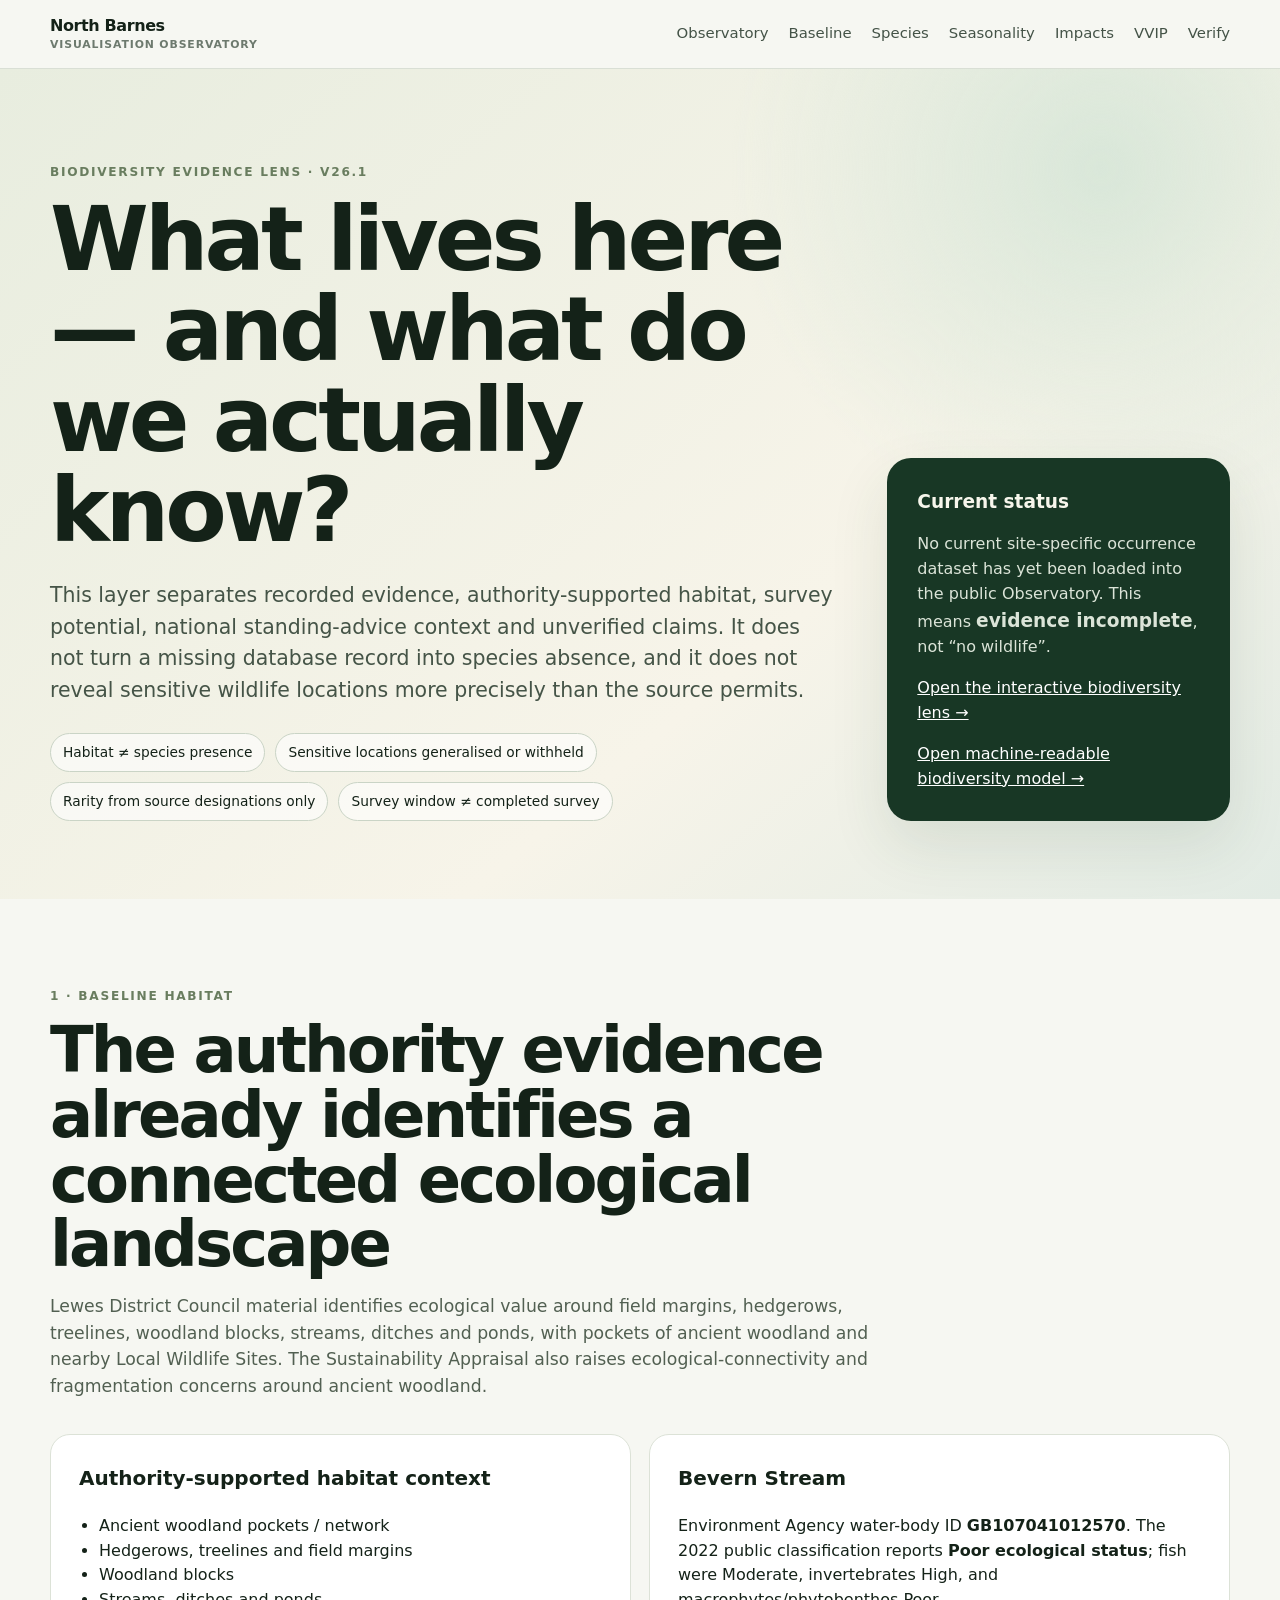
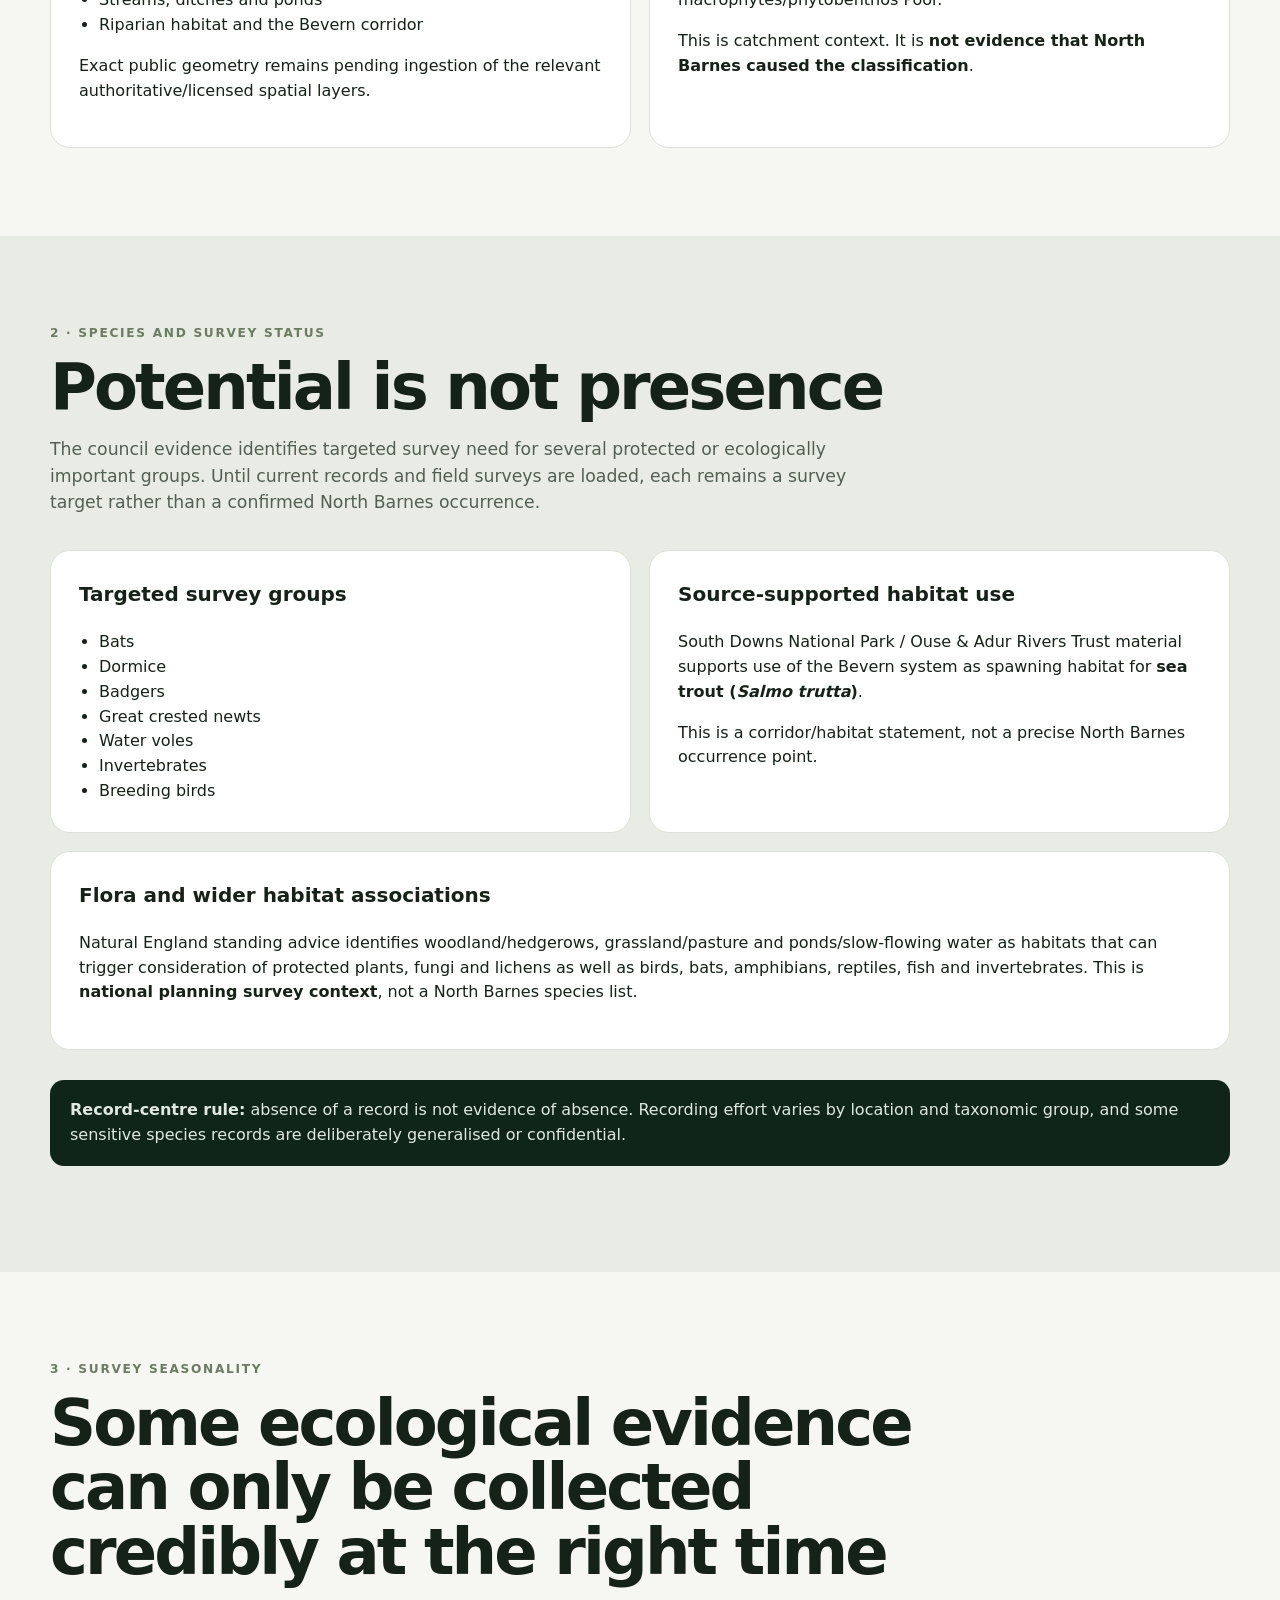
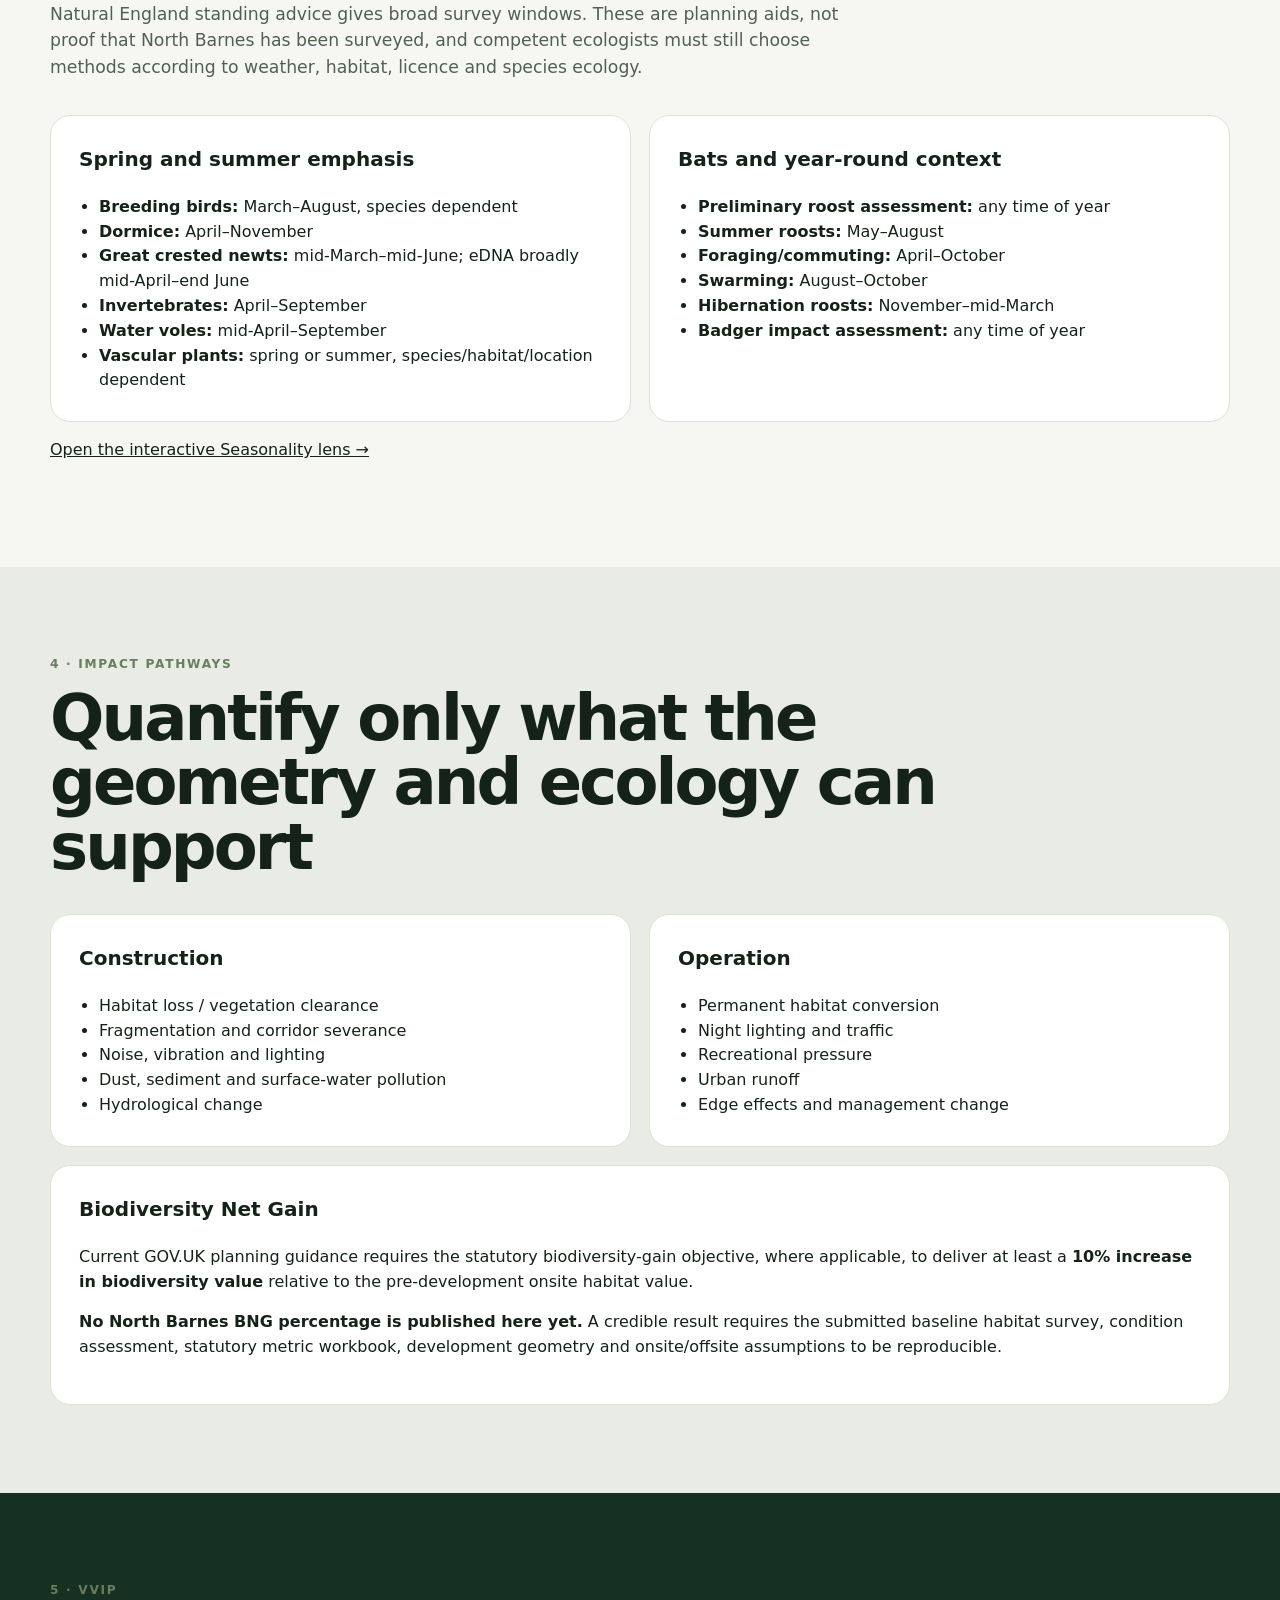
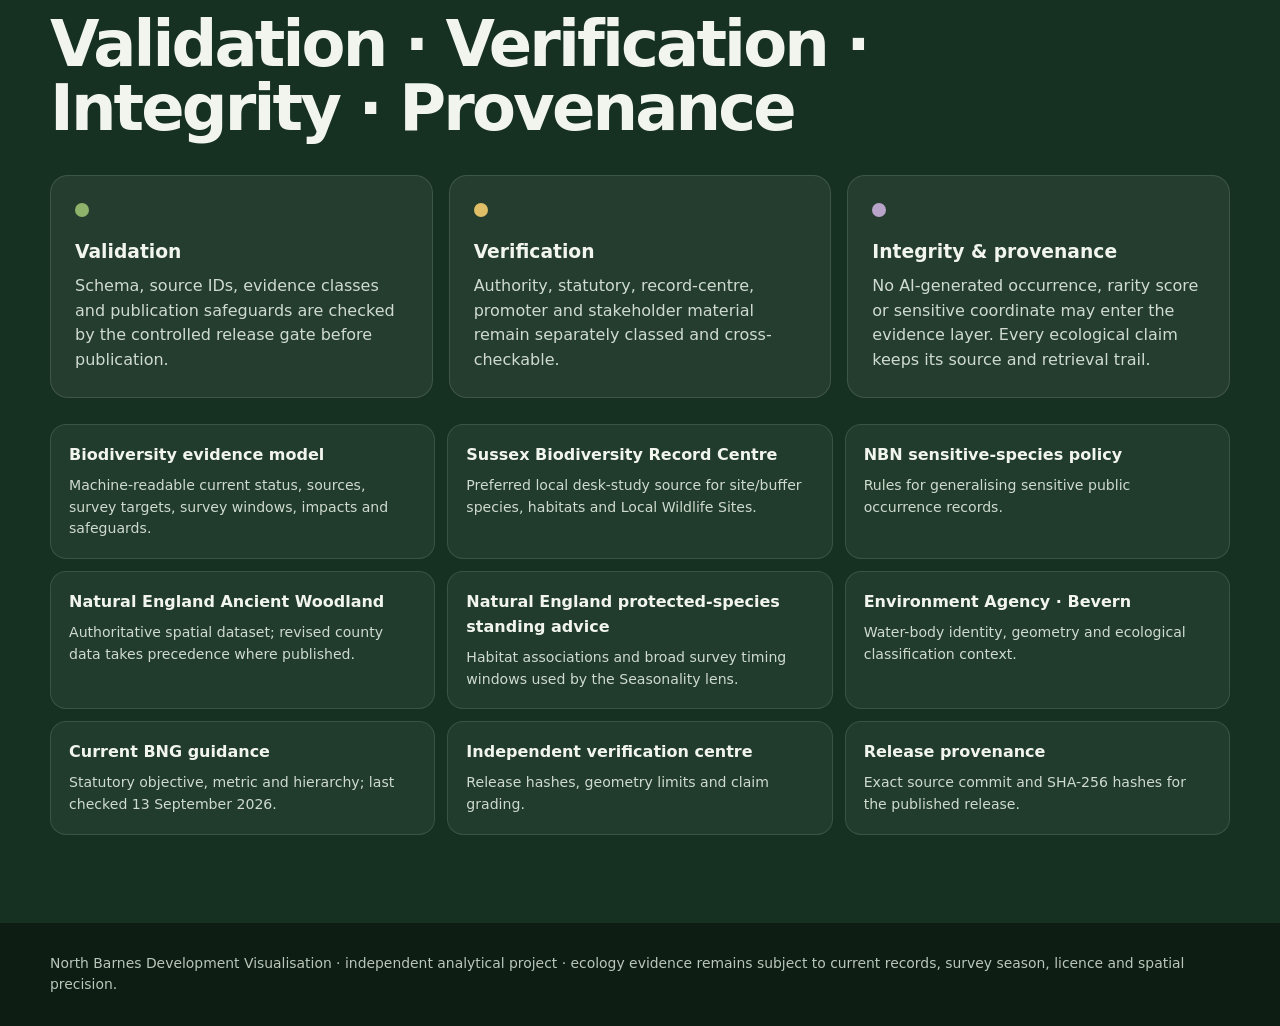
<file: biodiversity.html>
<!doctype html>
<html lang="en">
<head><meta charset="utf-8"><meta name="viewport" content="width=device-width,initial-scale=1"><meta name="theme-color" content="#101b14"><meta name="description" content="Evidence-led biodiversity, survey seasonality and ecological-impact review for the North Barnes Development Visualisation Observatory."><title>Biodiversity & Ecology · North Barnes Visualisation Observatory</title><link rel="stylesheet" href="styles.css"></head>
<body>
<header class="site-header"><div class="wrap header-inner"><a class="brand" href="index.html"><span>North Barnes</span><small>Visualisation Observatory</small></a><nav aria-label="Primary"><a href="index.html">Observatory</a><a href="#baseline">Baseline</a><a href="#species">Species</a><a href="#seasonality">Seasonality</a><a href="#impact">Impacts</a><a href="#vvip">VVIP</a><a href="verification.html">Verify</a></nav></div></header>
<main>
<section class="hero"><div class="wrap hero-grid"><div><p class="eyebrow">Biodiversity evidence lens · v26.1</p><h1>What lives here — and what do we actually know?</h1><p class="lead">This layer separates recorded evidence, authority-supported habitat, survey potential, national standing-advice context and unverified claims. It does not turn a missing database record into species absence, and it does not reveal sensitive wildlife locations more precisely than the source permits.</p><div class="badges"><span>Habitat ≠ species presence</span><span>Sensitive locations generalised or withheld</span><span>Rarity from source designations only</span><span>Survey window ≠ completed survey</span></div></div><aside class="hero-card"><strong>Current status</strong><p>No current site-specific occurrence dataset has yet been loaded into the public Observatory. This means <strong>evidence incomplete</strong>, not “no wildlife”.</p><p><a href="index.html?bio=baseline" style="color:#fff">Open the interactive biodiversity lens →</a></p><p><a href="data/biodiversity-context.json" style="color:#fff">Open machine-readable biodiversity model →</a></p></aside></div></section>
<section class="section" id="baseline"><div class="wrap"><p class="eyebrow">1 · Baseline habitat</p><h2>The authority evidence already identifies a connected ecological landscape</h2><p class="section-intro">Lewes District Council material identifies ecological value around field margins, hedgerows, treelines, woodland blocks, streams, ditches and ponds, with pockets of ancient woodland and nearby Local Wildlife Sites. The Sustainability Appraisal also raises ecological-connectivity and fragmentation concerns around ancient woodland.</p><div class="grid two"><article class="panel"><h3>Authority-supported habitat context</h3><ul><li>Ancient woodland pockets / network</li><li>Hedgerows, treelines and field margins</li><li>Woodland blocks</li><li>Streams, ditches and ponds</li><li>Riparian habitat and the Bevern corridor</li></ul><p>Exact public geometry remains pending ingestion of the relevant authoritative/licensed spatial layers.</p></article><article class="panel"><h3>Bevern Stream</h3><p>Environment Agency water-body ID <strong>GB107041012570</strong>. The 2022 public classification reports <strong>Poor ecological status</strong>; fish were Moderate, invertebrates High, and macrophytes/phytobenthos Poor.</p><p>This is catchment context. It is <strong>not evidence that North Barnes caused the classification</strong>.</p></article></div></div></section>
<section class="section alt" id="species"><div class="wrap"><p class="eyebrow">2 · Species and survey status</p><h2>Potential is not presence</h2><p class="section-intro">The council evidence identifies targeted survey need for several protected or ecologically important groups. Until current records and field surveys are loaded, each remains a survey target rather than a confirmed North Barnes occurrence.</p><div class="grid two"><article class="panel"><h3>Targeted survey groups</h3><ul><li>Bats</li><li>Dormice</li><li>Badgers</li><li>Great crested newts</li><li>Water voles</li><li>Invertebrates</li><li>Breeding birds</li></ul></article><article class="panel"><h3>Source-supported habitat use</h3><p>South Downs National Park / Ouse & Adur Rivers Trust material supports use of the Bevern system as spawning habitat for <strong>sea trout (<i>Salmo trutta</i>)</strong>.</p><p>This is a corridor/habitat statement, not a precise North Barnes occurrence point.</p></article></div><div class="panel" style="margin-top:18px"><h3>Flora and wider habitat associations</h3><p>Natural England standing advice identifies woodland/hedgerows, grassland/pasture and ponds/slow-flowing water as habitats that can trigger consideration of protected plants, fungi and lichens as well as birds, bats, amphibians, reptiles, fish and invertebrates. This is <strong>national planning survey context</strong>, not a North Barnes species list.</p></div><div class="notice"><strong>Record-centre rule:</strong> absence of a record is not evidence of absence. Recording effort varies by location and taxonomic group, and some sensitive species records are deliberately generalised or confidential.</div></div></section>
<section class="section" id="seasonality"><div class="wrap"><p class="eyebrow">3 · Survey seasonality</p><h2>Some ecological evidence can only be collected credibly at the right time</h2><p class="section-intro">Natural England standing advice gives broad survey windows. These are planning aids, not proof that North Barnes has been surveyed, and competent ecologists must still choose methods according to weather, habitat, licence and species ecology.</p><div class="grid two"><article class="panel"><h3>Spring and summer emphasis</h3><ul><li><strong>Breeding birds:</strong> March–August, species dependent</li><li><strong>Dormice:</strong> April–November</li><li><strong>Great crested newts:</strong> mid-March–mid-June; eDNA broadly mid-April–end June</li><li><strong>Invertebrates:</strong> April–September</li><li><strong>Water voles:</strong> mid-April–September</li><li><strong>Vascular plants:</strong> spring or summer, species/habitat/location dependent</li></ul></article><article class="panel"><h3>Bats and year-round context</h3><ul><li><strong>Preliminary roost assessment:</strong> any time of year</li><li><strong>Summer roosts:</strong> May–August</li><li><strong>Foraging/commuting:</strong> April–October</li><li><strong>Swarming:</strong> August–October</li><li><strong>Hibernation roosts:</strong> November–mid-March</li><li><strong>Badger impact assessment:</strong> any time of year</li></ul></article></div><p><a href="index.html?bio=seasonality">Open the interactive Seasonality lens →</a></p></div></section>
<section class="section alt" id="impact"><div class="wrap"><p class="eyebrow">4 · Impact pathways</p><h2>Quantify only what the geometry and ecology can support</h2><div class="grid two"><article class="panel"><h3>Construction</h3><ul><li>Habitat loss / vegetation clearance</li><li>Fragmentation and corridor severance</li><li>Noise, vibration and lighting</li><li>Dust, sediment and surface-water pollution</li><li>Hydrological change</li></ul></article><article class="panel"><h3>Operation</h3><ul><li>Permanent habitat conversion</li><li>Night lighting and traffic</li><li>Recreational pressure</li><li>Urban runoff</li><li>Edge effects and management change</li></ul></article></div><div class="panel" style="margin-top:18px"><h3>Biodiversity Net Gain</h3><p>Current GOV.UK planning guidance requires the statutory biodiversity-gain objective, where applicable, to deliver at least a <strong>10% increase in biodiversity value</strong> relative to the pre-development onsite habitat value.</p><p><strong>No North Barnes BNG percentage is published here yet.</strong> A credible result requires the submitted baseline habitat survey, condition assessment, statutory metric workbook, development geometry and onsite/offsite assumptions to be reproducible.</p></div></div></section>
<section class="section dark" id="vvip"><div class="wrap"><p class="eyebrow">5 · VVIP</p><h2>Validation · Verification · Integrity · Provenance</h2><div class="confidence"><article><span class="dot published"></span><h3>Validation</h3><p>Schema, source IDs, evidence classes and publication safeguards are checked by the controlled release gate before publication.</p></article><article><span class="dot indicative"></span><h3>Verification</h3><p>Authority, statutory, record-centre, promoter and stakeholder material remain separately classed and cross-checkable.</p></article><article><span class="dot illustrative"></span><h3>Integrity & provenance</h3><p>No AI-generated occurrence, rarity score or sensitive coordinate may enter the evidence layer. Every ecological claim keeps its source and retrieval trail.</p></article></div><div class="evidence-grid"><a href="data/biodiversity-context.json"><b>Biodiversity evidence model</b><span>Machine-readable current status, sources, survey targets, survey windows, impacts and safeguards.</span></a><a href="https://sxbrc.org.uk/services/dataRequests.php"><b>Sussex Biodiversity Record Centre</b><span>Preferred local desk-study source for site/buffer species, habitats and Local Wildlife Sites.</span></a><a href="https://docs.nbnatlas.org/sensitive-species-list/"><b>NBN sensitive-species policy</b><span>Rules for generalising sensitive public occurrence records.</span></a><a href="https://www.data.gov.uk/dataset/9461f463-c363-4309-ae77-fdcd7e9df7d3/ancient-woodland-england"><b>Natural England Ancient Woodland</b><span>Authoritative spatial dataset; revised county data takes precedence where published.</span></a><a href="https://www.gov.uk/guidance/protected-species-and-development-advice-for-local-planning-authorities"><b>Natural England protected-species standing advice</b><span>Habitat associations and broad survey timing windows used by the Seasonality lens.</span></a><a href="https://environment.data.gov.uk/catchment-planning/WaterBody/GB107041012570"><b>Environment Agency · Bevern</b><span>Water-body identity, geometry and ecological classification context.</span></a><a href="https://www.gov.uk/guidance/biodiversity-net-gain"><b>Current BNG guidance</b><span>Statutory objective, metric and hierarchy; last checked 13 September 2026.</span></a><a href="verification.html"><b>Independent verification centre</b><span>Release hashes, geometry limits and claim grading.</span></a><a href="data/release.json"><b>Release provenance</b><span>Exact source commit and SHA-256 hashes for the published release.</span></a></div></div></section>
</main><footer><div class="wrap">North Barnes Development Visualisation · independent analytical project · ecology evidence remains subject to current records, survey season, licence and spatial precision.</div></footer>
</body></html>
</file>
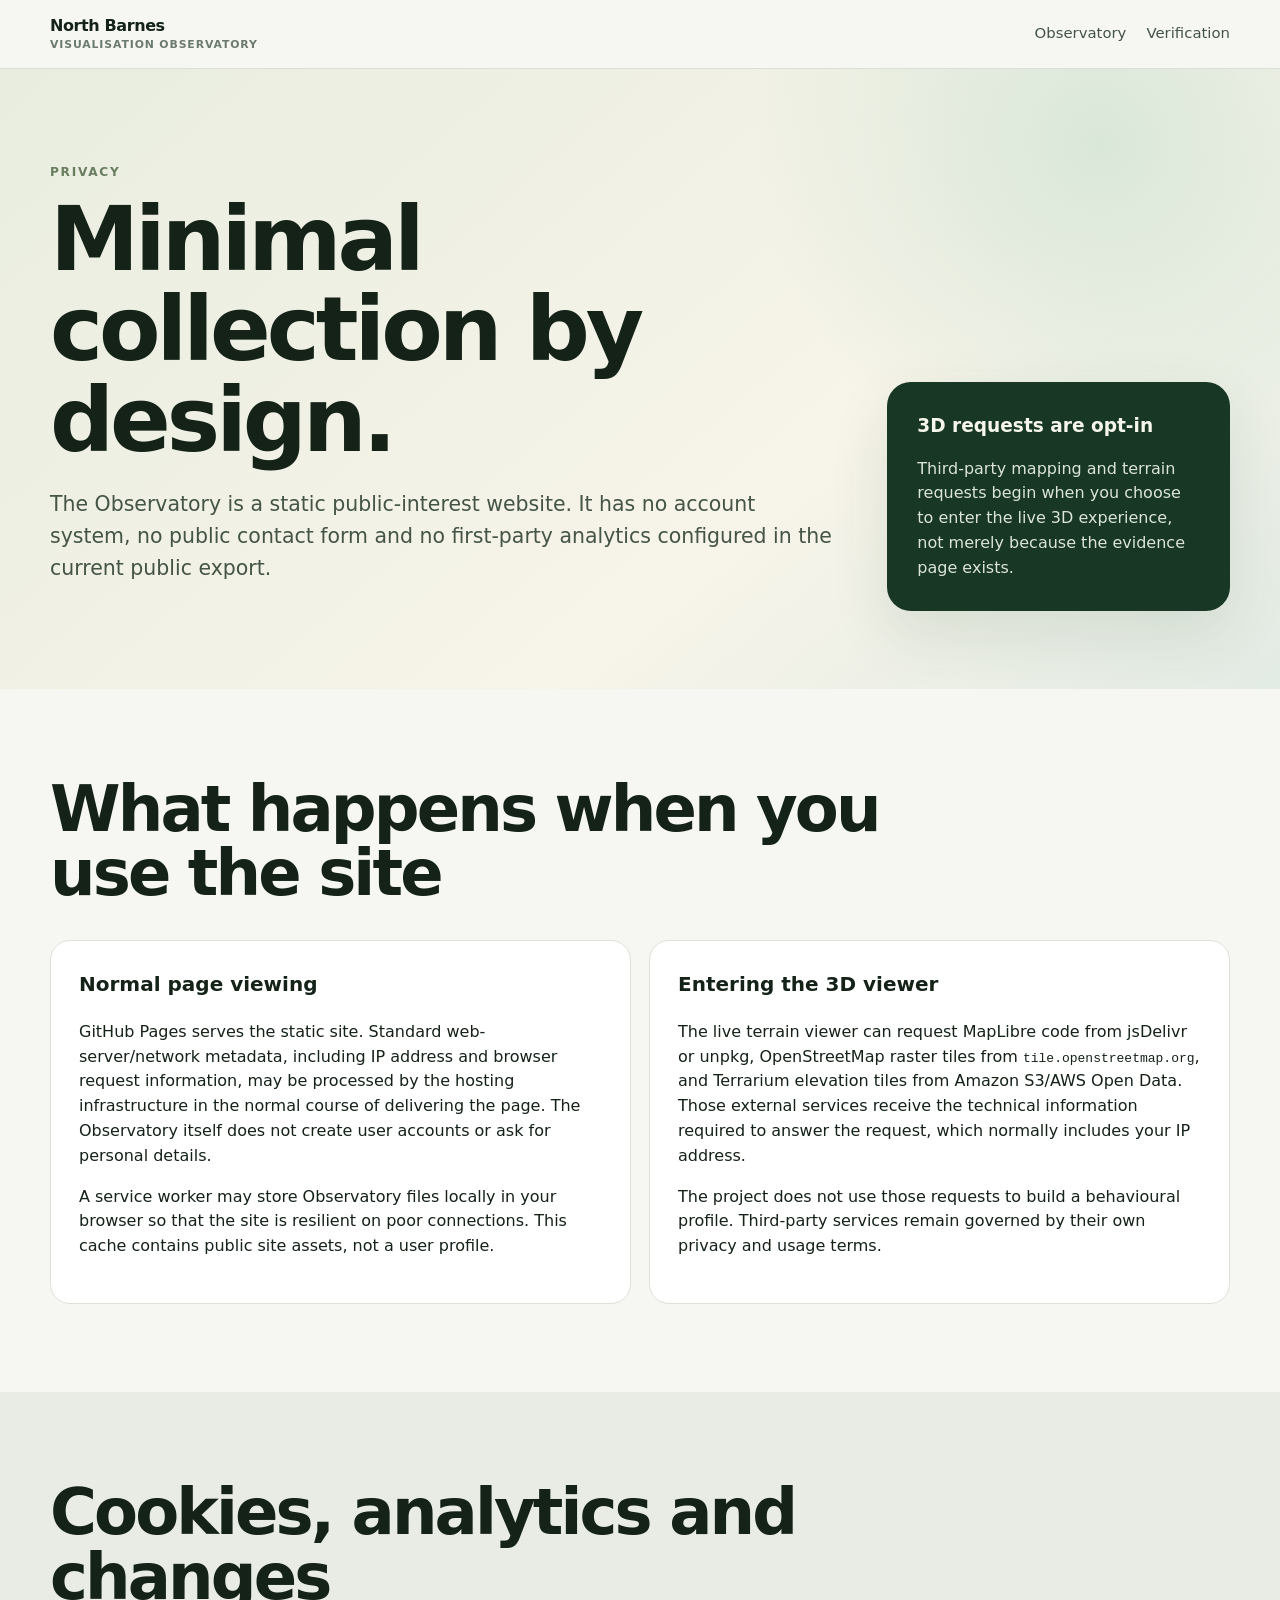
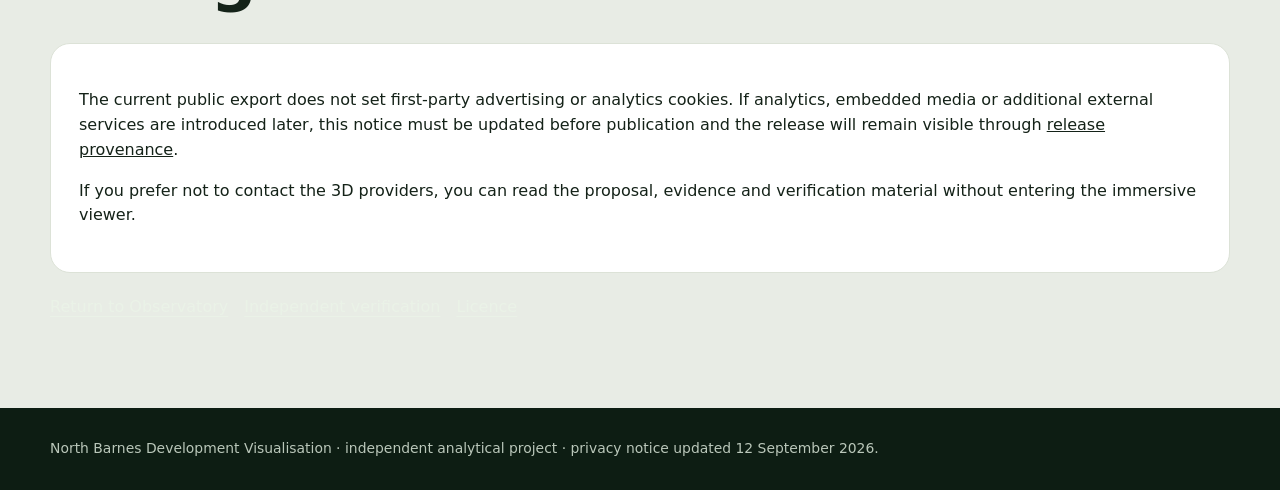
<file: privacy.html>
<!doctype html>
<html lang="en">
<head><meta charset="utf-8"><meta name="viewport" content="width=device-width,initial-scale=1"><meta name="theme-color" content="#101b14"><meta name="description" content="Privacy information for the North Barnes Development Visualisation Observatory."><title>Privacy · North Barnes Visualisation Observatory</title><link rel="stylesheet" href="styles.css"></head>
<body>
<header class="site-header"><div class="wrap header-inner"><a class="brand" href="index.html"><span>North Barnes</span><small>Visualisation Observatory</small></a><nav aria-label="Primary"><a href="index.html">Observatory</a><a href="verification.html">Verification</a></nav></div></header>
<main>
<section class="hero"><div class="wrap hero-grid"><div><p class="eyebrow">Privacy</p><h1>Minimal collection by design.</h1><p class="lead">The Observatory is a static public-interest website. It has no account system, no public contact form and no first-party analytics configured in the current public export.</p></div><aside class="hero-card"><strong>3D requests are opt-in</strong><p>Third-party mapping and terrain requests begin when you choose to enter the live 3D experience, not merely because the evidence page exists.</p></aside></div></section>
<section class="section"><div class="wrap"><h2>What happens when you use the site</h2><div class="grid two"><article class="panel"><h3>Normal page viewing</h3><p>GitHub Pages serves the static site. Standard web-server/network metadata, including IP address and browser request information, may be processed by the hosting infrastructure in the normal course of delivering the page. The Observatory itself does not create user accounts or ask for personal details.</p><p>A service worker may store Observatory files locally in your browser so that the site is resilient on poor connections. This cache contains public site assets, not a user profile.</p></article><article class="panel"><h3>Entering the 3D viewer</h3><p>The live terrain viewer can request MapLibre code from jsDelivr or unpkg, OpenStreetMap raster tiles from <code>tile.openstreetmap.org</code>, and Terrarium elevation tiles from Amazon S3/AWS Open Data. Those external services receive the technical information required to answer the request, which normally includes your IP address.</p><p>The project does not use those requests to build a behavioural profile. Third-party services remain governed by their own privacy and usage terms.</p></article></div></div></section>
<section class="section alt"><div class="wrap"><h2>Cookies, analytics and changes</h2><div class="panel"><p>The current public export does not set first-party advertising or analytics cookies. If analytics, embedded media or additional external services are introduced later, this notice must be updated before publication and the release will remain visible through <a href="data/release.json">release provenance</a>.</p><p>If you prefer not to contact the 3D providers, you can read the proposal, evidence and verification material without entering the immersive viewer.</p></div><div class="links" style="margin-top:22px"><a href="index.html">Return to Observatory</a><a href="verification.html">Independent verification</a><a href="LICENSE.txt">Licence</a></div></div></section>
</main><footer><div class="wrap">North Barnes Development Visualisation · independent analytical project · privacy notice updated 12 September 2026.</div></footer>
</body></html>
</file>
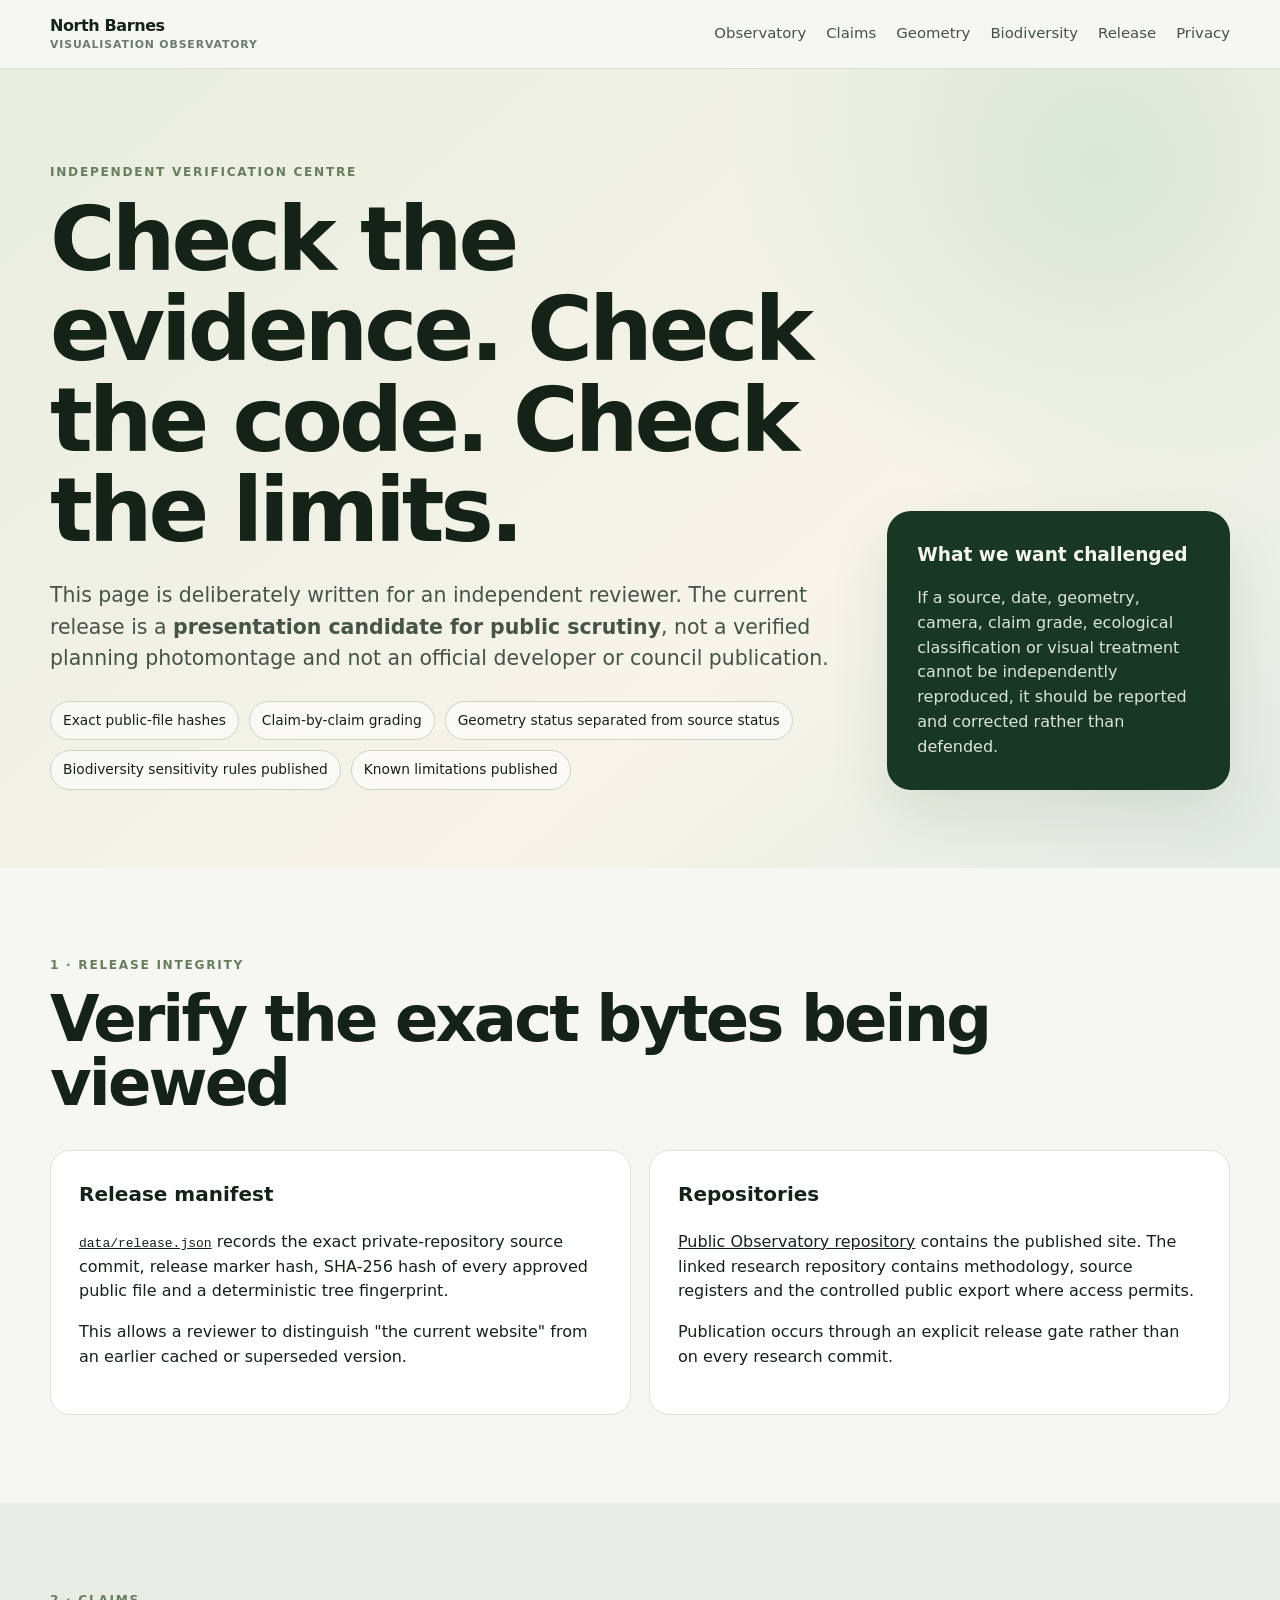
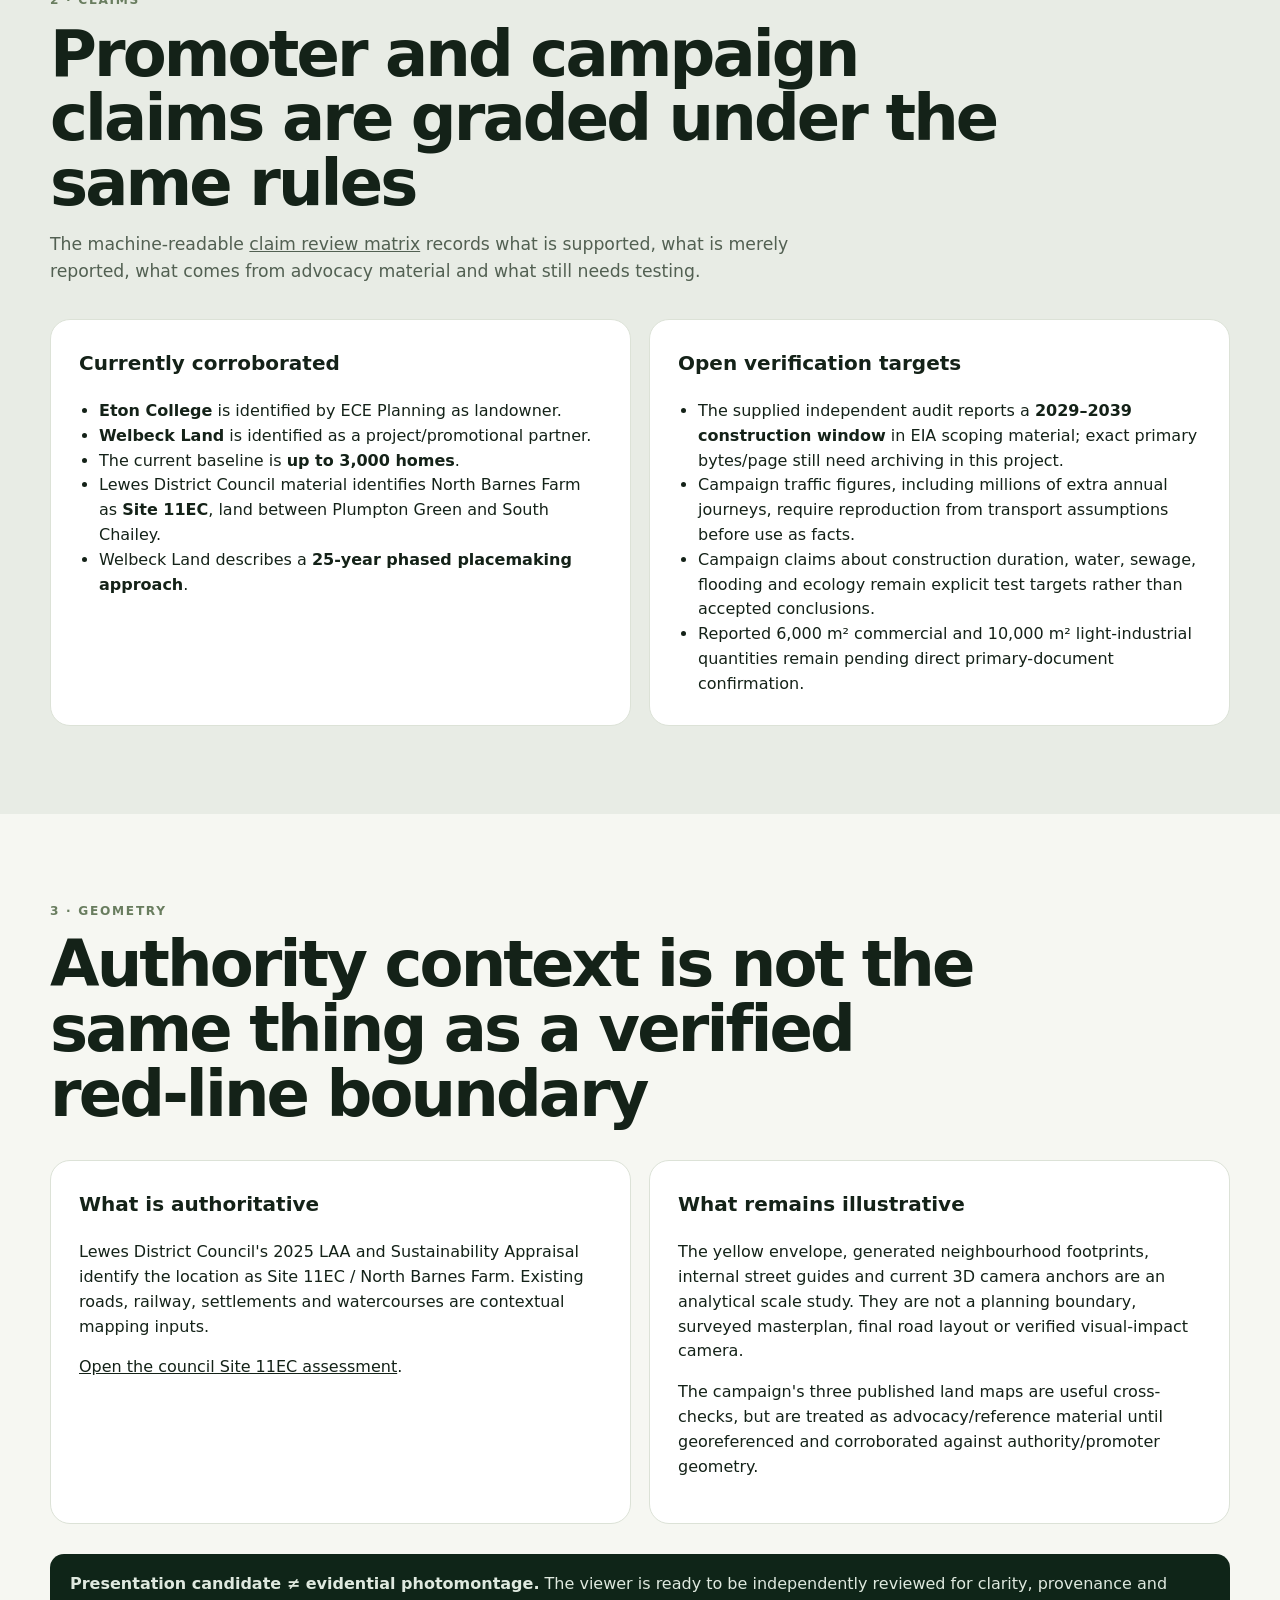
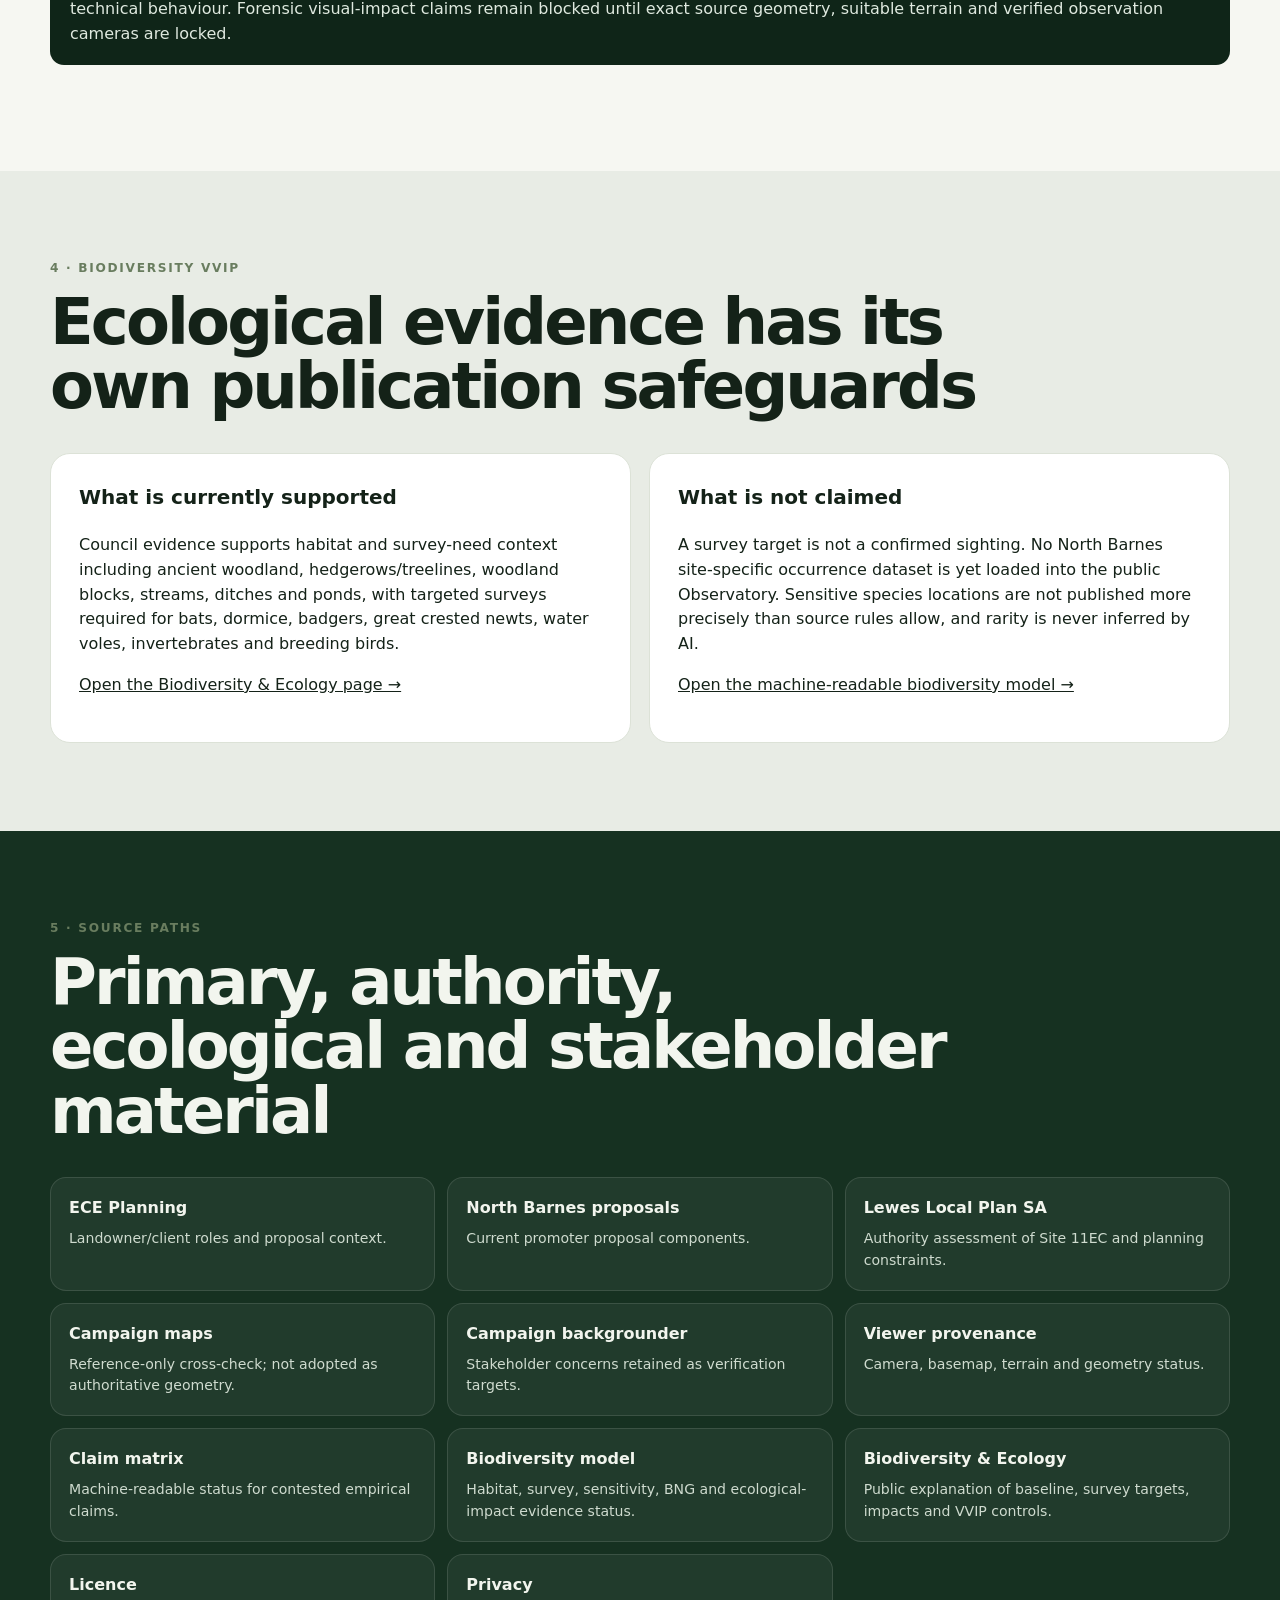
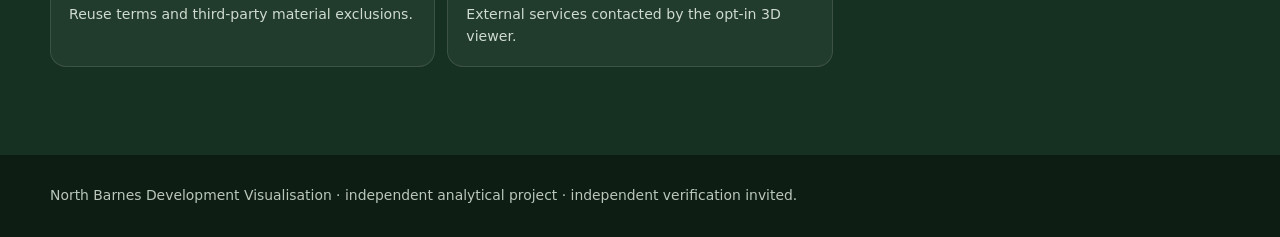
<file: verification.html>
<!doctype html>
<html lang="en">
<head><meta charset="utf-8"><meta name="viewport" content="width=device-width,initial-scale=1"><meta name="theme-color" content="#101b14"><meta name="description" content="Independent verification guide for the North Barnes Development Visualisation Observatory."><title>Verification · North Barnes Visualisation Observatory</title><link rel="stylesheet" href="styles.css"></head>
<body>
<header class="site-header"><div class="wrap header-inner"><a class="brand" href="index.html"><span>North Barnes</span><small>Visualisation Observatory</small></a><nav aria-label="Primary"><a href="index.html">Observatory</a><a href="#claims">Claims</a><a href="#geometry">Geometry</a><a href="biodiversity.html">Biodiversity</a><a href="#release">Release</a><a href="privacy.html">Privacy</a></nav></div></header>
<main>
<section class="hero"><div class="wrap hero-grid"><div><p class="eyebrow">Independent verification centre</p><h1>Check the evidence. Check the code. Check the limits.</h1><p class="lead">This page is deliberately written for an independent reviewer. The current release is a <strong>presentation candidate for public scrutiny</strong>, not a verified planning photomontage and not an official developer or council publication.</p><div class="badges"><span>Exact public-file hashes</span><span>Claim-by-claim grading</span><span>Geometry status separated from source status</span><span>Biodiversity sensitivity rules published</span><span>Known limitations published</span></div></div><aside class="hero-card"><strong>What we want challenged</strong><p>If a source, date, geometry, camera, claim grade, ecological classification or visual treatment cannot be independently reproduced, it should be reported and corrected rather than defended.</p></aside></div></section>
<section class="section" id="release"><div class="wrap"><p class="eyebrow">1 · Release integrity</p><h2>Verify the exact bytes being viewed</h2><div class="grid two"><article class="panel"><h3>Release manifest</h3><p><a href="data/release.json"><code>data/release.json</code></a> records the exact private-repository source commit, release marker hash, SHA-256 hash of every approved public file and a deterministic tree fingerprint.</p><p>This allows a reviewer to distinguish "the current website" from an earlier cached or superseded version.</p></article><article class="panel"><h3>Repositories</h3><p><a href="https://github.com/sccnexusdata/North-Barnes-Development-Visualisation-Observatory">Public Observatory repository</a> contains the published site. The linked research repository contains methodology, source registers and the controlled public export where access permits.</p><p>Publication occurs through an explicit release gate rather than on every research commit.</p></article></div></div></section>
<section class="section alt" id="claims"><div class="wrap"><p class="eyebrow">2 · Claims</p><h2>Promoter and campaign claims are graded under the same rules</h2><p class="section-intro">The machine-readable <a href="data/claim-review.json">claim review matrix</a> records what is supported, what is merely reported, what comes from advocacy material and what still needs testing.</p><div class="grid two"><article class="panel"><h3>Currently corroborated</h3><ul><li><strong>Eton College</strong> is identified by ECE Planning as landowner.</li><li><strong>Welbeck Land</strong> is identified as a project/promotional partner.</li><li>The current baseline is <strong>up to 3,000 homes</strong>.</li><li>Lewes District Council material identifies North Barnes Farm as <strong>Site 11EC</strong>, land between Plumpton Green and South Chailey.</li><li>Welbeck Land describes a <strong>25-year phased placemaking approach</strong>.</li></ul></article><article class="panel"><h3>Open verification targets</h3><ul><li>The supplied independent audit reports a <strong>2029–2039 construction window</strong> in EIA scoping material; exact primary bytes/page still need archiving in this project.</li><li>Campaign traffic figures, including millions of extra annual journeys, require reproduction from transport assumptions before use as facts.</li><li>Campaign claims about construction duration, water, sewage, flooding and ecology remain explicit test targets rather than accepted conclusions.</li><li>Reported 6,000 m² commercial and 10,000 m² light-industrial quantities remain pending direct primary-document confirmation.</li></ul></article></div></div></section>
<section class="section" id="geometry"><div class="wrap"><p class="eyebrow">3 · Geometry</p><h2>Authority context is not the same thing as a verified red-line boundary</h2><div class="grid two"><article class="panel"><h3>What is authoritative</h3><p>Lewes District Council's 2025 LAA and Sustainability Appraisal identify the location as Site 11EC / North Barnes Farm. Existing roads, railway, settlements and watercourses are contextual mapping inputs.</p><p><a href="https://planningpolicyconsult.lewes-eastbourne.gov.uk/gf2.ti/-/1814594/271957413.1/PDF/-/LDC%20LAA%202025%20Appendix%203.1%20-%20Residential%20and%20Employment%20Site%20Assessments.pdf">Open the council Site 11EC assessment</a>.</p></article><article class="panel"><h3>What remains illustrative</h3><p>The yellow envelope, generated neighbourhood footprints, internal street guides and current 3D camera anchors are an analytical scale study. They are not a planning boundary, surveyed masterplan, final road layout or verified visual-impact camera.</p><p>The campaign's three published land maps are useful cross-checks, but are treated as advocacy/reference material until georeferenced and corroborated against authority/promoter geometry.</p></article></div><div class="notice"><strong>Presentation candidate ≠ evidential photomontage.</strong> The viewer is ready to be independently reviewed for clarity, provenance and technical behaviour. Forensic visual-impact claims remain blocked until exact source geometry, suitable terrain and verified observation cameras are locked.</div></div></section>
<section class="section alt" id="ecology"><div class="wrap"><p class="eyebrow">4 · Biodiversity VVIP</p><h2>Ecological evidence has its own publication safeguards</h2><div class="grid two"><article class="panel"><h3>What is currently supported</h3><p>Council evidence supports habitat and survey-need context including ancient woodland, hedgerows/treelines, woodland blocks, streams, ditches and ponds, with targeted surveys required for bats, dormice, badgers, great crested newts, water voles, invertebrates and breeding birds.</p><p><a href="biodiversity.html">Open the Biodiversity & Ecology page →</a></p></article><article class="panel"><h3>What is not claimed</h3><p>A survey target is not a confirmed sighting. No North Barnes site-specific occurrence dataset is yet loaded into the public Observatory. Sensitive species locations are not published more precisely than source rules allow, and rarity is never inferred by AI.</p><p><a href="data/biodiversity-context.json">Open the machine-readable biodiversity model →</a></p></article></div></div></section>
<section class="section dark"><div class="wrap"><p class="eyebrow">5 · Source paths</p><h2>Primary, authority, ecological and stakeholder material</h2><div class="evidence-grid"><a href="https://ece.group/ece-planning/projects/north-barnes-farm/"><b>ECE Planning</b><span>Landowner/client roles and proposal context.</span></a><a href="https://www.northbarnes.co.uk/proposals"><b>North Barnes proposals</b><span>Current promoter proposal components.</span></a><a href="https://planningpolicyconsult.lewes-eastbourne.gov.uk/gf2.ti/-/1814594/272525829.1/PDF/-/Lewes%20LP%20-%20Interim%20SA%20Report%20Dec2025.pdf"><b>Lewes Local Plan SA</b><span>Authority assessment of Site 11EC and planning constraints.</span></a><a href="https://www.donturbanisethedowns.com/the-land"><b>Campaign maps</b><span>Reference-only cross-check; not adopted as authoritative geometry.</span></a><a href="https://www.donturbanisethedowns.com/blog/backgrounder-july-2026"><b>Campaign backgrounder</b><span>Stakeholder concerns retained as verification targets.</span></a><a href="data/viewer-config.json"><b>Viewer provenance</b><span>Camera, basemap, terrain and geometry status.</span></a><a href="data/claim-review.json"><b>Claim matrix</b><span>Machine-readable status for contested empirical claims.</span></a><a href="data/biodiversity-context.json"><b>Biodiversity model</b><span>Habitat, survey, sensitivity, BNG and ecological-impact evidence status.</span></a><a href="biodiversity.html"><b>Biodiversity & Ecology</b><span>Public explanation of baseline, survey targets, impacts and VVIP controls.</span></a><a href="LICENSE.txt"><b>Licence</b><span>Reuse terms and third-party material exclusions.</span></a><a href="privacy.html"><b>Privacy</b><span>External services contacted by the opt-in 3D viewer.</span></a></div></div></section>
</main><footer><div class="wrap">North Barnes Development Visualisation · independent analytical project · independent verification invited.</div></footer>
</body></html>
</file>
<file: styles.css>
*{box-sizing:border-box}html{scroll-behavior:smooth}body{margin:0;font-family:Inter,ui-sans-serif,system-ui,-apple-system,BlinkMacSystemFont,"Segoe UI",sans-serif;color:#142218;background:#f6f7f2;line-height:1.55;-webkit-font-smoothing:antialiased;text-rendering:optimizeLegibility}img,svg{max-width:100%}a{color:inherit}.wrap{width:min(1180px,calc(100% - 36px));margin:auto}.site-header{position:sticky;top:0;z-index:30;background:rgba(246,247,242,.92);backdrop-filter:blur(14px);border-bottom:1px solid #d9dfd5}.header-inner{min-height:68px;display:flex;align-items:center;justify-content:space-between;gap:24px}.brand{text-decoration:none;font-weight:850;letter-spacing:-.025em;display:flex;flex-direction:column;line-height:1.05}.brand small{font-size:.68rem;letter-spacing:.08em;text-transform:uppercase;color:#6d7a6e;margin-top:4px}.site-header nav{display:flex;gap:20px;font-size:.93rem}.site-header nav a{text-decoration:none;color:#445347}.site-header nav a:hover,.site-header nav a:focus-visible{color:#183725}.hero{padding:94px 0 78px;background:radial-gradient(circle at 86% 12%,#d9e7d9 0,transparent 28%),linear-gradient(140deg,#e8eddf,#f7f4e9 64%,#e2ebe4)}.hero-grid{display:grid;grid-template-columns:minmax(0,1.65fr) minmax(290px,.72fr);gap:52px;align-items:end}.eyebrow{text-transform:uppercase;letter-spacing:.14em;font-size:.76rem;font-weight:850;color:#697d5f;margin:0 0 12px}.hero h1,.section h2{letter-spacing:-.045em;line-height:1.01;margin:0}.hero h1{font-size:clamp(3rem,7vw,6.5rem);max-width:950px}.lead{font-size:clamp(1.08rem,2vw,1.28rem);max-width:790px;color:#455447;margin:24px 0 26px}.badges{display:flex;flex-wrap:wrap;gap:10px}.badges span{background:#fff9;border:1px solid #cad4c6;border-radius:999px;padding:8px 12px;font-size:.86rem}.hero-card{background:#183725;color:#f7f6ec;padding:30px;border-radius:24px;box-shadow:0 24px 60px #24462b1c}.hero-card strong{font-size:1.16rem}.hero-card p{margin-bottom:0;color:#dbe4d8}.section{padding:88px 0}.section.alt{background:#e8ece5}.section.dark{background:#163121;color:#f2f5ee}.section h2{font-size:clamp(2.3rem,5vw,4.2rem);max-width:950px;margin-bottom:34px}.section-intro{max-width:820px;font-size:1.08rem;color:#526052;margin:-18px 0 34px}.stats{display:grid;grid-template-columns:repeat(4,1fr);gap:14px;margin:36px 0}.stats article{background:white;border:1px solid #dce2d7;border-radius:18px;padding:24px}.stats b{display:block;font-size:clamp(1.55rem,3vw,2rem);letter-spacing:-.05em}.stats span{display:block;margin-top:5px;color:#60705e;font-size:.92rem}.grid.two{display:grid;grid-template-columns:1fr 1fr;gap:18px}.panel{background:#fff;border:1px solid #dce2d7;border-radius:20px;padding:28px}.panel h3{margin-top:0;font-size:1.25rem}.panel ul{margin:0;padding-left:20px}.buildout-section{background:linear-gradient(180deg,#eef1e9 0%,#f7f6f0 100%);overflow:hidden}.buildout-head{display:flex;align-items:end;justify-content:space-between;gap:28px;margin-bottom:26px}.buildout-head h2{margin-bottom:24px}.buildout-head .section-intro{margin:0}.model-status{flex:0 0 auto;background:#fff;border:1px solid #d6ddd2;border-radius:16px;padding:14px 16px;display:grid;grid-template-columns:auto 1fr;column-gap:9px;align-items:center;min-width:210px}.model-status small{grid-column:2;color:#69746a}.status-dot{width:10px;height:10px;background:#7ca16b;border-radius:50%;box-shadow:0 0 0 5px #7ca16b1c}.timelapse-shell{display:grid;grid-template-columns:minmax(0,1.6fr) minmax(310px,.74fr);gap:0;background:#fff;border:1px solid #d7ddd4;border-radius:26px;overflow:hidden;box-shadow:0 22px 70px #23362712}.scene-wrap{min-width:0;background:#dce5d0}.build-scene{display:block;width:100%;height:auto;aspect-ratio:16/9}.scene-caption{padding:11px 16px;background:#fff9;border-top:1px solid #d8ded4;font-size:.78rem;color:#617064}.stage{opacity:0;transition:opacity .7s ease,transform .7s cubic-bezier(.2,.8,.2,1);transform:translateY(10px) scale(.985);transform-box:fill-box;transform-origin:center}.stage.is-visible{opacity:1;transform:none}.facility text,.scene-labels text{font-family:Inter,ui-sans-serif,system-ui,sans-serif;font-size:17px;font-weight:700}.scene-labels text+text{font-size:14px;font-weight:500;fill:#526052}.timeline-controls{padding:30px;display:flex;flex-direction:column;min-width:0}.phase-title span{display:inline-block;font-size:.78rem;text-transform:uppercase;letter-spacing:.13em;font-weight:850;color:#6d7f63}.phase-title h3{font-size:clamp(1.65rem,3vw,2.25rem);letter-spacing:-.035em;line-height:1.08;margin:7px 0 10px}.timeline-controls>p{color:#566359;margin:0 0 22px}.phase-metrics{display:grid;grid-template-columns:repeat(3,1fr);gap:8px;margin:0 0 22px}.phase-metrics div{border:1px solid #dce2d8;border-radius:14px;padding:12px;background:#fafbf8}.phase-metrics b{display:block;font-size:1.08rem;letter-spacing:-.025em}.phase-metrics span{display:block;font-size:.72rem;color:#68746b;margin-top:2px}.range-label{font-size:.8rem;font-weight:800;margin-bottom:8px}.timeline-controls input[type=range]{width:100%;accent-color:#31593c;height:34px;margin:0}.year-jumps{display:grid;grid-template-columns:repeat(8,1fr);gap:5px;margin:4px 0 18px}.year-jumps button{min-width:0;border:0;background:transparent;color:#677267;border-radius:8px;padding:8px 1px;font:inherit;font-size:.72rem;font-weight:800;cursor:pointer}.year-jumps button:hover,.year-jumps button:focus-visible,.year-jumps button.is-current{background:#e7eee4;color:#1b4428}.play-button{appearance:none;border:0;background:#183725;color:white;border-radius:13px;padding:13px 16px;min-height:46px;font:inherit;font-weight:800;cursor:pointer;transition:transform .15s ease,background .15s ease}.play-button:hover{background:#214a31}.play-button:active{transform:translateY(1px)}.model-note{margin-top:18px;padding:14px 15px;background:#f1f3ec;border-left:4px solid #9b8a54;border-radius:10px;font-size:.82rem;color:#5c645c}.gallery{display:grid;grid-template-columns:1.2fr 1fr;gap:22px}.gallery figure{margin:0;background:#fff;border-radius:22px;overflow:hidden;border:1px solid #d8ddd4;box-shadow:0 18px 50px #263b2812}.gallery img{display:block;width:100%;height:auto;background:#dde7db}.gallery figcaption{display:flex;justify-content:space-between;gap:24px;padding:18px 20px}.gallery figcaption b{font-size:1rem}.gallery figcaption span{max-width:58%;color:#667064;font-size:.9rem}.timeline{display:grid;gap:0}.timeline article{display:grid;grid-template-columns:150px 1fr;gap:30px;padding:24px 0;border-top:1px solid #d8dfd5}.timeline time{font-weight:850;color:#6f805f}.timeline h3{margin:0 0 6px}.timeline p{margin:0;color:#596659}.confidence{display:grid;grid-template-columns:repeat(3,1fr);gap:16px}.confidence article{background:#ffffff10;border:1px solid #ffffff1f;padding:24px;border-radius:18px}.confidence h3{margin:12px 0 8px}.confidence p{color:#d0dbd0;margin:0}.dot{width:14px;height:14px;border-radius:50%;display:inline-block}.published{background:#8fb36b}.indicative{background:#dfbe67}.illustrative{background:#b8a4c8}.evidence-grid{display:grid;grid-template-columns:repeat(3,1fr);gap:12px;margin-top:26px}.evidence-grid a{text-decoration:none;background:#ffffff0d;border:1px solid #ffffff1d;border-radius:16px;padding:18px;display:block}.evidence-grid a:hover,.evidence-grid a:focus-visible{background:#ffffff14}.evidence-grid b{display:block;margin-bottom:7px}.evidence-grid span{display:block;color:#cfdbcf;font-size:.88rem}.notice{margin:30px 0 18px;padding:18px 20px;background:#0f2518;border-radius:14px;color:#dfe9df}.links{display:flex;gap:16px;flex-wrap:wrap}.links a{color:#eaf2e7;text-underline-offset:4px}footer{background:#0d1d13;color:#bac7ba;padding:30px 0;font-size:.87rem}.sr-only{position:absolute!important;width:1px!important;height:1px!important;padding:0!important;margin:-1px!important;overflow:hidden!important;clip:rect(0,0,0,0)!important;white-space:nowrap!important;border:0!important}
/* Progressive 3D digital-twin experience */.immersive-experience{position:relative;width:100%;height:100svh;min-height:620px;background:#101b14;overflow:hidden;color:#fff}.nb3d,.experience-fallback{position:absolute;inset:0}.nb3d{z-index:1;background:#101b14}.experience-fallback{z-index:2;display:flex;align-items:flex-end;padding:max(28px,env(safe-area-inset-top)) max(24px,env(safe-area-inset-right)) max(38px,env(safe-area-inset-bottom)) max(24px,env(safe-area-inset-left));background:radial-gradient(circle at 72% 22%,rgba(155,190,142,.3),transparent 28%),linear-gradient(180deg,rgba(12,25,17,.18),rgba(9,20,13,.92)),linear-gradient(135deg,#5d7957,#1a3323 65%,#0b1810)}.experience-copy{width:min(880px,100%);padding:clamp(22px,4vw,46px);border:1px solid #ffffff2c;border-radius:28px;background:#0e1c14b8;backdrop-filter:blur(18px);box-shadow:0 30px 100px #0006}.experience-copy h1{font-size:clamp(2.8rem,8vw,7.5rem);line-height:.91;letter-spacing:-.065em;margin:0;max-width:900px}.experience-copy p:not(.eyebrow){font-size:clamp(1rem,2vw,1.25rem);max-width:720px;color:#e0e8df}.experience-copy .eyebrow{color:#bdd2b8}.experience-actions{display:flex;gap:10px;flex-wrap:wrap;margin:24px 0 15px}.experience-actions button,.experience-actions a,.hud-actions button{border:1px solid #ffffff45;border-radius:999px;padding:12px 18px;background:#f4f6ef;color:#102017;text-decoration:none;font:inherit;font-weight:800;cursor:pointer}.experience-actions a{background:#ffffff10;color:#fff}.experience-copy small{color:#bfcbbf}.experience-hud{position:absolute;z-index:4;inset:0;pointer-events:none;padding:max(18px,env(safe-area-inset-top)) max(18px,env(safe-area-inset-right)) max(18px,env(safe-area-inset-bottom)) max(18px,env(safe-area-inset-left));display:grid;grid-template-columns:1fr auto;grid-template-rows:auto 1fr auto;gap:16px}.experience-hud[hidden]{display:none}.hud-brand{font-weight:900;letter-spacing:-.03em;text-shadow:0 2px 16px #000}.hud-brand span{display:block;font-size:.66rem;letter-spacing:.12em;text-transform:uppercase;font-weight:700}.hud-actions{pointer-events:auto;display:flex;gap:7px}.hud-actions button{padding:9px 13px;background:#0a1611bb;color:#fff;backdrop-filter:blur(10px);font-size:.78rem}.hud-status{align-self:end;grid-column:1/-1;width:max-content;max-width:100%;padding:8px 12px;border-radius:999px;background:#07100cb8;backdrop-filter:blur(10px);font-size:.72rem;color:#dce7dc}.experience-active body{overflow:hidden}.experience-active .immersive-experience{position:fixed;inset:0;z-index:1000}.experience-active .site-header{visibility:hidden}.cesium-viewer-bottom,.cesium-viewer-toolbar{display:none!important}
@media(max-width:980px){.timelapse-shell{grid-template-columns:1fr}.timeline-controls{padding:26px}.buildout-head{align-items:flex-start}.model-status{margin-top:5px}.hero-grid{grid-template-columns:1fr}.hero-card{max-width:620px}.stats{grid-template-columns:1fr 1fr}}
@media(max-width:850px){.grid.two,.gallery,.confidence,.evidence-grid{grid-template-columns:1fr}.hero{padding-top:68px}.gallery figcaption{display:block}.gallery figcaption span{display:block;max-width:none;margin-top:5px}.site-header nav{display:none}.buildout-head{display:block}.model-status{width:max-content;margin-top:18px}.section{padding:72px 0}}
@media(max-width:600px){.wrap{width:min(100% - 24px,1180px)}.site-header{position:sticky}.header-inner{min-height:60px}.brand{font-size:.94rem}.brand small{font-size:.58rem}.hero{padding:56px 0 52px}.hero h1{font-size:clamp(2.7rem,15vw,4rem);line-height:.98}.lead{font-size:1.02rem}.badges{gap:7px}.badges span{font-size:.76rem;padding:7px 10px}.hero-card{padding:20px;border-radius:18px}.section{padding:58px 0}.section h2{font-size:clamp(2.15rem,12vw,3.15rem);margin-bottom:28px}.section-intro{font-size:1rem}.stats{grid-template-columns:1fr 1fr;gap:8px}.stats article{padding:16px;border-radius:15px}.stats b{font-size:1.35rem}.stats span{font-size:.8rem}.panel{padding:20px}.timelapse-shell{border-radius:18px}.scene-wrap{position:relative}.build-scene{aspect-ratio:16/10;object-fit:cover}.scene-caption{font-size:.72rem}.timeline-controls{padding:20px}.phase-title h3{font-size:2rem}.phase-metrics{grid-template-columns:1fr 1fr 1fr;gap:6px}.phase-metrics div{padding:10px 8px}.phase-metrics b{font-size:.92rem}.phase-metrics span{font-size:.65rem}.year-jumps{gap:2px}.year-jumps button{font-size:.66rem;min-height:38px}.play-button{width:100%;min-height:48px}.timeline article{grid-template-columns:1fr;gap:4px;padding:19px 0}.gallery{gap:14px}.confidence{gap:10px}.confidence article{padding:19px}.evidence-grid{gap:9px}.immersive-experience{min-height:100svh}.experience-fallback{align-items:center;padding:18px}.experience-copy{padding:24px 20px;border-radius:22px}.experience-copy h1{font-size:clamp(2.7rem,15vw,4.7rem)}.experience-actions{display:grid}.experience-actions button,.experience-actions a{text-align:center;min-height:48px}.experience-hud{grid-template-columns:1fr}.hud-actions{grid-row:3;overflow-x:auto;padding-bottom:env(safe-area-inset-bottom);scrollbar-width:none}.hud-actions button{flex:0 0 auto;min-height:44px}.hud-status{grid-row:2;align-self:end;margin-bottom:58px}.hud-brand{grid-row:1}}
@media(max-width:390px){.stats{grid-template-columns:1fr}.phase-metrics{grid-template-columns:1fr}.year-jumps{grid-template-columns:repeat(4,1fr)}.year-jumps button{background:#f4f6f1}.model-status{width:100%;min-width:0}.scene-labels{display:none}}
@media(prefers-reduced-motion:reduce){html{scroll-behavior:auto}.stage,.play-button{transition:none}}
/* Critical viewer-state fix: the start overlay must not cover the live terrain after Enter. */
.experience-fallback[hidden]{display:none!important}
</file>
